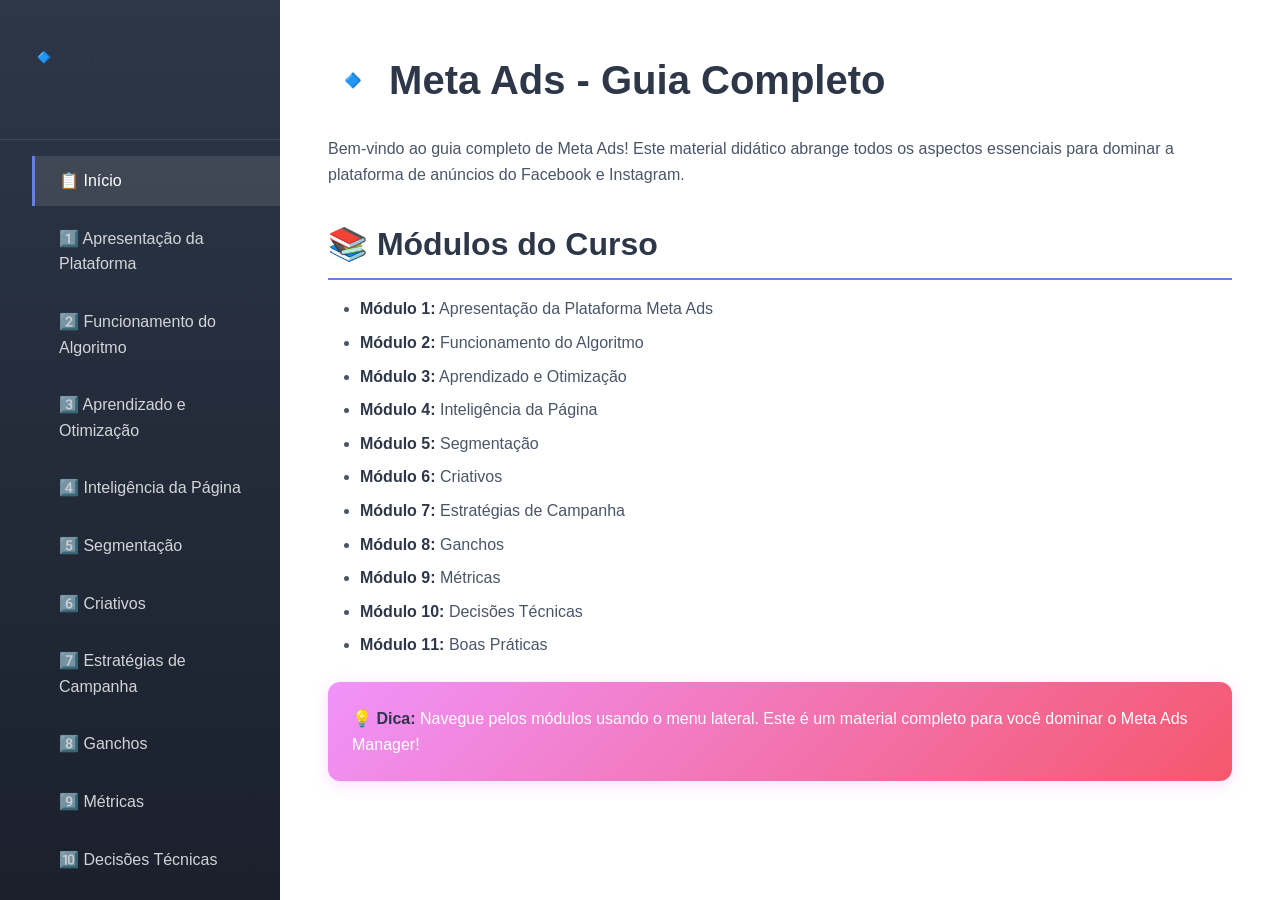
<file: index.html>
<!DOCTYPE html>
<html lang="pt-BR">
<head>
    <meta charset="UTF-8">
    <meta name="viewport" content="width=device-width, initial-scale=1.0">
    <title>Meta Ads - Guia Completo</title>
    <style>
        * {
            margin: 0;
            padding: 0;
            box-sizing: border-box;
        }

        body {
            font-family: -apple-system, BlinkMacSystemFont, 'Segoe UI', Roboto, Oxygen, Ubuntu, Cantarell, sans-serif;
            line-height: 1.6;
            color: #1a1a1a;
            background: linear-gradient(135deg, #667eea 0%, #764ba2 100%);
            min-height: 100vh;
        }

        .container {
            display: flex;
            max-width: 1400px;
            margin: 0 auto;
            min-height: 100vh;
            background: white;
            box-shadow: 0 20px 60px rgba(0,0,0,0.3);
        }

        /* Sidebar */
        .sidebar {
            width: 280px;
            background: linear-gradient(180deg, #2d3748 0%, #1a202c 100%);
            color: white;
            padding: 2rem 0;
            position: sticky;
            top: 0;
            height: 100vh;
            overflow-y: auto;
        }

        .sidebar::-webkit-scrollbar {
            width: 6px;
        }

        .sidebar::-webkit-scrollbar-track {
            background: rgba(255,255,255,0.1);
        }

        .sidebar::-webkit-scrollbar-thumb {
            background: rgba(255,255,255,0.3);
            border-radius: 3px;
        }

        .logo {
            padding: 0 1.5rem 2rem;
            border-bottom: 1px solid rgba(255,255,255,0.1);
            margin-bottom: 1rem;
        }

        .logo h1 {
            font-size: 1.5rem;
            display: flex;
            align-items: center;
            gap: 0.5rem;
        }

        .logo span {
            font-size: 2rem;
        }

        .nav-menu {
            list-style: none;
        }

        .nav-menu li a {
            display: block;
            padding: 0.75rem 1.5rem;
            color: rgba(255,255,255,0.8);
            text-decoration: none;
            transition: all 0.3s;
            border-left: 3px solid transparent;
        }

        .nav-menu li a:hover,
        .nav-menu li a.active {
            background: rgba(255,255,255,0.1);
            color: white;
            border-left-color: #667eea;
        }

        /* Content */
        .content {
            flex: 1;
            padding: 3rem;
            overflow-y: auto;
        }

        .section {
            display: none;
            animation: fadeIn 0.5s;
        }

        .section.active {
            display: block;
        }

        @keyframes fadeIn {
            from { opacity: 0; transform: translateY(20px); }
            to { opacity: 1; transform: translateY(0); }
        }

        h1 {
            font-size: 2.5rem;
            margin-bottom: 1.5rem;
            color: #2d3748;
            display: flex;
            align-items: center;
            gap: 0.5rem;
        }

        h2 {
            font-size: 2rem;
            margin-top: 2rem;
            margin-bottom: 1rem;
            color: #2d3748;
            padding-bottom: 0.5rem;
            border-bottom: 2px solid #667eea;
        }

        h3 {
            font-size: 1.5rem;
            margin-top: 1.5rem;
            margin-bottom: 0.75rem;
            color: #4a5568;
        }

        p {
            margin-bottom: 1rem;
            color: #4a5568;
        }

        ul, ol {
            margin-left: 2rem;
            margin-bottom: 1rem;
        }

        li {
            margin-bottom: 0.5rem;
            color: #4a5568;
        }

        .callout {
            background: linear-gradient(135deg, #f093fb 0%, #f5576c 100%);
            color: white;
            padding: 1.5rem;
            border-radius: 12px;
            margin: 1.5rem 0;
            box-shadow: 0 4px 15px rgba(240, 147, 251, 0.3);
        }

        .callout p {
            color: white;
            margin: 0;
        }

        hr {
            border: none;
            border-top: 1px solid #e2e8f0;
            margin: 2rem 0;
        }

        table {
            width: 100%;
            border-collapse: collapse;
            margin: 1.5rem 0;
            box-shadow: 0 2px 10px rgba(0,0,0,0.1);
        }

        th, td {
            padding: 1rem;
            text-align: left;
            border-bottom: 1px solid #e2e8f0;
        }

        th {
            background: #667eea;
            color: white;
            font-weight: 600;
        }

        tr:hover {
            background: #f7fafc;
        }

        strong {
            color: #2d3748;
        }

        blockquote {
            border-left: 4px solid #667eea;
            padding-left: 1rem;
            margin: 1.5rem 0;
            font-style: italic;
            color: #4a5568;
        }

        @media (max-width: 768px) {
            .container {
                flex-direction: column;
            }

            .sidebar {
                width: 100%;
                height: auto;
                position: relative;
            }

            .content {
                padding: 1.5rem;
            }

            h1 {
                font-size: 1.8rem;
            }
        }
    </style>
</head>
<body>
    <div class="container">
        <nav class="sidebar">
            <div class="logo">
                <h1><span>🔹</span>Meta Ads</h1>
            </div>
            <ul class="nav-menu">
                <li><a href="#home" class="active">📋 Início</a></li>
                <li><a href="#modulo1">1️⃣ Apresentação da Plataforma</a></li>
                <li><a href="#modulo2">2️⃣ Funcionamento do Algoritmo</a></li>
                <li><a href="#modulo3">3️⃣ Aprendizado e Otimização</a></li>
                <li><a href="#modulo4">4️⃣ Inteligência da Página</a></li>
                <li><a href="#modulo5">5️⃣ Segmentação</a></li>
                <li><a href="#modulo6">6️⃣ Criativos</a></li>
                <li><a href="#modulo7">7️⃣ Estratégias de Campanha</a></li>
                <li><a href="#modulo8">8️⃣ Ganchos</a></li>
                <li><a href="#modulo9">9️⃣ Métricas</a></li>
                <li><a href="#modulo10">🔟 Decisões Técnicas</a></li>
                <li><a href="#modulo11">✅ Boas Práticas</a></li>
            </ul>
        </nav>

        <main class="content">
            <!-- HOME -->
            <section id="home" class="section active">
                <h1>🔹 Meta Ads - Guia Completo</h1>
                <p>Bem-vindo ao guia completo de Meta Ads! Este material didático abrange todos os aspectos essenciais para dominar a plataforma de anúncios do Facebook e Instagram.</p>
                
                <h2>📚 Módulos do Curso</h2>
                <ul>
                    <li><strong>Módulo 1:</strong> Apresentação da Plataforma Meta Ads</li>
                    <li><strong>Módulo 2:</strong> Funcionamento do Algoritmo</li>
                    <li><strong>Módulo 3:</strong> Aprendizado e Otimização</li>
                    <li><strong>Módulo 4:</strong> Inteligência da Página</li>
                    <li><strong>Módulo 5:</strong> Segmentação</li>
                    <li><strong>Módulo 6:</strong> Criativos</li>
                    <li><strong>Módulo 7:</strong> Estratégias de Campanha</li>
                    <li><strong>Módulo 8:</strong> Ganchos</li>
                    <li><strong>Módulo 9:</strong> Métricas</li>
                    <li><strong>Módulo 10:</strong> Decisões Técnicas</li>
                    <li><strong>Módulo 11:</strong> Boas Práticas</li>
                </ul>

                <div class="callout">
                    <p><strong>💡 Dica:</strong> Navegue pelos módulos usando o menu lateral. Este é um material completo para você dominar o Meta Ads Manager!</p>
                </div>
            </section>

            <!-- MÓDULO 1 -->
            <section id="modulo1" class="section">
                <h1>🔹 1. Apresentação da Plataforma Meta Ads</h1>

                <h3>1. O que é</h3>
                <p>O Meta Ads Manager é o centro de controle de todos os anúncios do Facebook, Instagram, Messenger e Audience Network. É nele que você define objetivos, cria campanhas, controla orçamentos, segmenta públicos, analisa resultados e otimiza performance.</p>

                <hr>

                <h3>2. A estrutura hierárquica (3 níveis)</h3>
                <p>A Meta Ads opera em três camadas, cada uma com função estratégica.</p>

                <h3>2.1. Campanha</h3>
                <ul>
                    <li>Define o objetivo principal, como tráfego, engajamento, conversão, leads ou vendas.</li>
                    <li>O algoritmo usa esse objetivo para encontrar o público mais propenso a realizar a ação desejada.</li>
                    <li><strong>Erro comum:</strong> escolher objetivo errado.
                        <ul>
                            <li>Se quer vendas, não use Engajamento.</li>
                            <li>Se quer tráfego, não use Conversão.</li>
                            <li>O aprendizado se guia pelo evento configurado no nível da campanha.</li>
                        </ul>
                    </li>
                </ul>

                <h3>2.2. Conjunto de anúncios</h3>
                <ul>
                    <li>Define quem verá o anúncio, onde e com que verba.</li>
                    <li>Configurações principais:
                        <ul>
                            <li><strong>Público:</strong> segmentação fria, personalizada ou lookalike.</li>
                            <li><strong>Posicionamento:</strong> automático (recomendado) ou manual.</li>
                            <li><strong>Otimização e entrega:</strong> escolha do evento (ex: cliques, visualizações, conversões).</li>
                            <li><strong>Orçamento:</strong> diário ou vitalício (ABO) ou controlado pela campanha (CBO).</li>
                        </ul>
                    </li>
                    <li><strong>Regra de ouro:</strong> o conjunto é onde você diz para quem e como o algoritmo deve entregar.</li>
                </ul>

                <h3>2.3. Anúncio</h3>
                <ul>
                    <li>É o que o usuário realmente vê.</li>
                    <li>Contém:
                        <ul>
                            <li>Criativo (imagem, vídeo, carrossel, Reels etc.)</li>
                            <li>Texto principal</li>
                            <li>Título e botão de chamada (CTA)</li>
                            <li>URL de destino (site, WhatsApp, Instagram, etc.)</li>
                        </ul>
                    </li>
                    <li>Aqui é onde se vence ou perde o jogo da atenção.</li>
                </ul>

                <hr>

                <h3>3. Tipos de objetivos (2025 — formato atual Meta)</h3>
                <p>A Meta reorganizou os objetivos em seis blocos unificados. Cada um treina o algoritmo para comportamentos diferentes:</p>

                <ol>
                    <li><strong>Reconhecimento (Awareness):</strong> gerar lembrança e alcance.</li>
                    <li><strong>Tráfego (Traffic):</strong> levar pessoas a um site, app ou chat.</li>
                    <li><strong>Engajamento (Engagement):</strong> gerar curtidas, comentários, seguidores, mensagens, etc.</li>
                    <li><strong>Leads:</strong> captar cadastros ou conversas qualificadas.</li>
                    <li><strong>Vendas (Sales):</strong> gerar conversões, compras ou ações no site.</li>
                    <li><strong>App Promotion:</strong> promover instalações e engajamento no aplicativo.</li>
                </ol>

                <div class="callout">
                    <p><strong>O objetivo define o tipo de sinal que o algoritmo vai perseguir.</strong> Escolher errado é como treinar um atleta de natação para correr maratona.</p>
                </div>

                <hr>

                <h3>4. Leilão da Meta (como o sistema decide quem aparece)</h3>
                <p>Todo anúncio entra em um leilão instantâneo. Cada vez que um usuário abre o app, o sistema decide qual anúncio exibir com base em três fatores:</p>

                <hr>

                <h3>6. Exemplo prático</h3>
                <p>Suponha que você quer aumentar seguidores e comentários no Instagram. Seu caminho correto seria:</p>

                <ol>
                    <li><strong>Campanha:</strong> objetivo Engajamento.</li>
                    <li><strong>Conjunto:</strong> público amplo (ex: Brasil, 18–44 anos, posicionamento automático).</li>
                    <li><strong>Anúncio:</strong> vídeo curto (Reels) com chamada envolvente e CTA para seguir o perfil.</li>
                </ol>

                <p>Assim o sistema aprende quem mais tende a interagir com seu conteúdo, otimizando custo e entrega.</p>
            </section>

            <!-- MÓDULO 2 -->
            <section id="modulo2" class="section">
                <h1>🔹 2. Funcionamento do Algoritmo</h1>

                <h3>1. O papel do algoritmo</h3>
                <p>O algoritmo da Meta é um sistema de aprendizado de máquina que busca mostrar cada anúncio para as pessoas com maior probabilidade de realizar a ação desejada — curtir, comentar, compartilhar, salvar ou seguir.</p>
                <p>Ele analisa padrões de comportamento e ajusta a entrega com base em milhares de sinais de usuário (tempo de tela, interações, tipo de conteúdo preferido etc.).</p>

                <hr>

                <h3>2. Como o sistema aprende</h3>
                <p>O processo acontece em três camadas de aprendizado:</p>

                <ol>
                    <li><strong>Usuário:</strong> o algoritmo entende quem interage com o tipo de conteúdo.<br>Exemplo: pessoas que comentam vídeos sobre marketing.</li>
                    <li><strong>Anúncio:</strong> identifica quais criativos geram mais engajamento (vídeo curto, humor, bastidor etc.).</li>
                    <li><strong>Conta:</strong> aprende como o anunciante se comporta — frequência de alterações, consistência, volume de investimento.</li>
                </ol>

                <div class="callout">
                    <p>Quanto mais consistente e previsível for a sua conta, mais eficiente o aprendizado.</p>
                </div>

                <hr>

                <h3>3. O ciclo de aprendizado</h3>
                <p>Cada novo conjunto ou alteração grande reinicia o aprendizado. Durante esse período (Learning Phase), o sistema precisa de volume — cerca de 50 interações por semana — para entender quem engaja com o seu conteúdo.</p>

                <p><strong>Alterações que reiniciam o aprendizado:</strong></p>
                <ul>
                    <li>Mudar orçamento em mais de 30%</li>
                    <li>Trocar criativo</li>
                    <li>Alterar segmentação</li>
                    <li>Mudar o evento de otimização</li>
                </ul>

                <div class="callout">
                    <p>Durante a fase de aprendizado, o custo por resultado é mais instável. Deixe o algoritmo "respirar" — evite mexer demais.</p>
                </div>

                <hr>

                <h3>4. O que o algoritmo valoriza em campanhas de engajamento</h3>
                <ol>
                    <li><strong>Taxa de interação real (engajamento por alcance):</strong> mede se o público responde com ações autênticas.</li>
                    <li><strong>Tempo de visualização (em vídeos):</strong> quanto mais tempo o público assiste, melhor o sinal.</li>
                    <li><strong>Feedback do usuário:</strong> ocultar anúncios, denúncias ou comentários negativos reduzem entrega.</li>
                    <li><strong>Qualidade da conta:</strong> páginas ativas e com bom histórico orgânico pagam menos.</li>
                </ol>

                <hr>

                <h3>5. A lógica interna da entrega</h3>
                <p>Pense assim:</p>
                <ul>
                    <li>A Meta testa seu anúncio com uma amostra pequena.</li>
                    <li>Observa quem interage.</li>
                    <li>Cria perfis comportamentais dessas pessoas.</li>
                    <li>Amplia a entrega para usuários parecidos.</li>
                </ul>

                <div class="callout">
                    <p>O criativo e o público inicial "ensinam" ao algoritmo quem você quer atingir.</p>
                </div>

                <hr>

                <h3>6. Engajamento x Conversão</h3>
                <p>O algoritmo é orientado pelo objetivo. Se o objetivo é <strong>engajamento</strong>, ele buscará quem tem o hábito de engajar, não necessariamente comprar.</p>

                <ul>
                    <li>Campanhas de engajamento geram visibilidade, autoridade e prova social.</li>
                    <li>Não devem ser usadas para medir intenção de compra.</li>
                </ul>

                <blockquote>
                    Use engajamento como aquecimento, não como fim.
                </blockquote>

                <hr>

                <h3>7. O que otimiza o aprendizado</h3>
                <ul>
                    <li>Publicar conteúdos nativos, que pareçam orgânicos.</li>
                    <li>Manter frequência constante de anúncios ativos.</li>
                    <li>Evitar pausas longas — pausas resfriam o aprendizado.</li>
                    <li>Criar variações de criativos (mudando só um elemento de cada vez).</li>
                    <li>Usar públicos amplos: o algoritmo precisa liberdade para testar perfis.</li>
                </ul>

                <hr>

                <h3>8. Erros comuns</h3>
                <table>
                    <thead>
                        <tr>
                            <th>Erro</th>
                            <th>Consequência</th>
                        </tr>
                    </thead>
                    <tbody>
                        <tr>
                            <td>Trocar criativos todo dia</td>
                            <td>O algoritmo nunca aprende</td>
                        </tr>
                        <tr>
                            <td>Público muito restrito</td>
                            <td>Falta de volume e entrega cara</td>
                        </tr>
                        <tr>
                            <td>Orçamento pequeno demais</td>
                            <td>Falta de dados e aprendizado lento</td>
                        </tr>
                        <tr>
                            <td>Objetivo errado (ex: tráfego)</td>
                            <td>Engajamento falso e desqualificado</td>
                        </tr>
                        <tr>
                            <td>Pausar e religar toda hora</td>
                            <td>Perda total de consistência</td>
                        </tr>
                    </tbody>
                </table>
            </section>

            <!-- MÓDULOS 3-11 (PLACEHOLDERS) -->
            <section id="modulo3" class="section">
                <h1>🔹 3. Aprendizado e Otimização</h1>
                <p><em>Conteúdo será adicionado em breve...</em></p>
            </section>

            <section id="modulo4" class="section">
                <h1>🔹 4. Inteligência da Página</h1>
                <p><em>Conteúdo será adicionado em breve...</em></p>
            </section>

            <section id="modulo5" class="section">
                <h1>🔹 5. Segmentação</h1>
                <p><em>Conteúdo será adicionado em breve...</em></p>
            </section>

            <section id="modulo6" class="section">
                <h1>🔹 6. Criativos</h1>
                <p><em>Conteúdo será adicionado em breve...</em></p>
            </section>

            <section id="modulo7" class="section">
                <h1>🔹 7. Estratégias de Campanha</h1>
                <p><em>Conteúdo será adicionado em breve...</em></p>
            </section>

            <section id="modulo8" class="section">
                <h1>🔹 8. Ganchos</h1>
                <p><em>Conteúdo será adicionado em breve...</em></p>
            </section>

            <section id="modulo9" class="section">
                <h1>🔹 9. Métricas</h1>
                <p><em>Conteúdo será adicionado em breve...</em></p>
            </section>

            <section id="modulo10" class="section">
                <h1>🔹 10. Decisões Técnicas</h1>
                <p><em>Conteúdo será adicionado em breve...</em></p>
            </section>

            <section id="modulo11" class="section">
                <h1>🔹 11. Boas Práticas</h1>
                <p><em>Conteúdo será adicionado em breve...</em></p>
            </section>
        </main>
    </div>

    <script>
        // Navegação
        const links = document.querySelectorAll('.nav-menu a');
        const sections = document.querySelectorAll('.section');

        links.forEach(link => {
            link.addEventListener('click', (e) => {
                e.preventDefault();
                
                // Remove active de todos
                links.forEach(l => l.classList.remove('active'));
                sections.forEach(s => s.classList.remove('active'));
                
                // Adiciona active no clicado
                link.classList.add('active');
                const targetId = link.getAttribute('href').substring(1);
                document.getElementById(targetId).classList.add('active');
                
                // Scroll suave para o topo
                window.scrollTo({ top: 0, behavior: 'smooth' });
            });
        });
    </script>
</body>
</html>
</file>
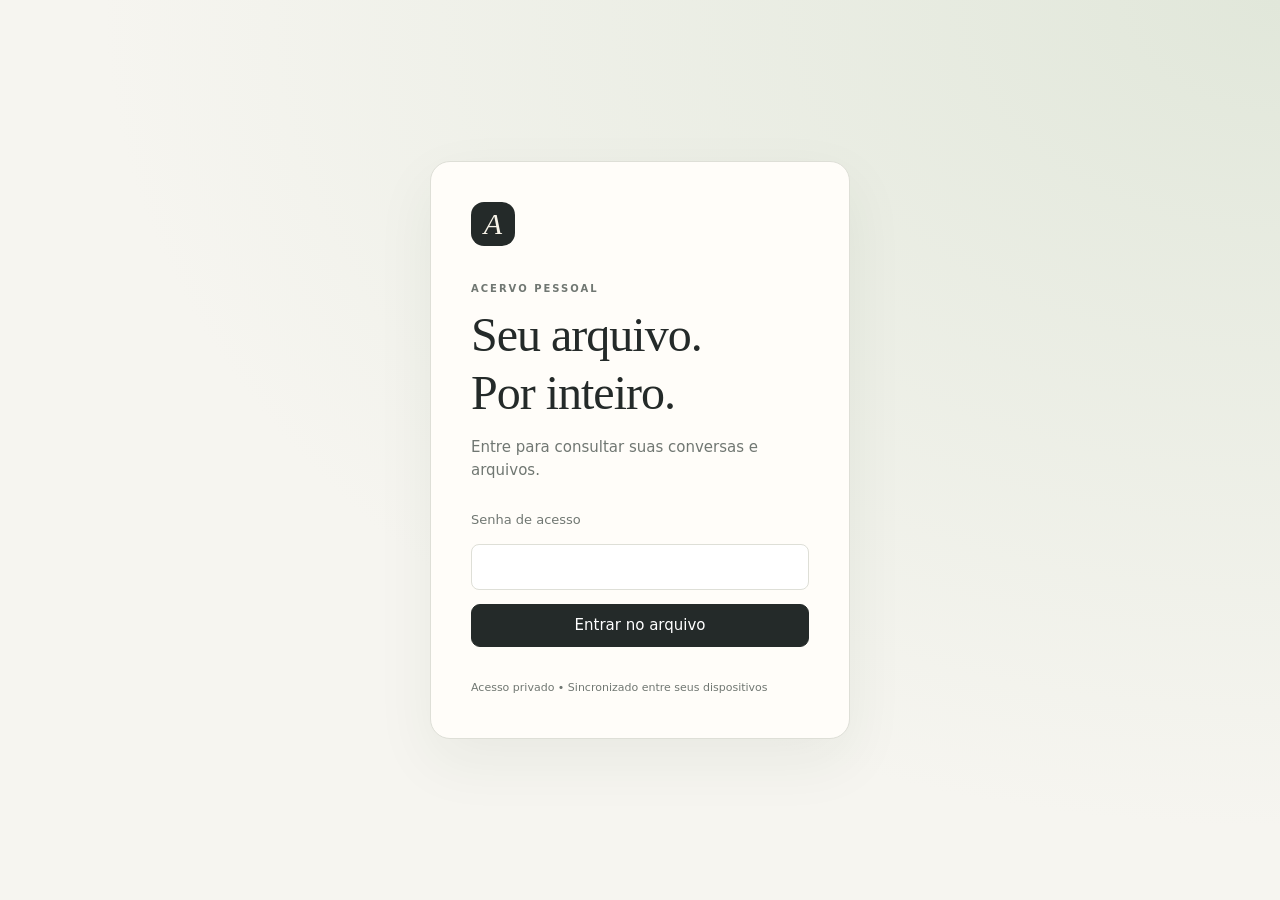
<file: arquivo-conversas/app/index.html>
<!doctype html><html lang="pt-BR"><head><meta charset="utf-8"><meta name="viewport" content="width=device-width,initial-scale=1,viewport-fit=cover"><meta name="theme-color" content="#242a29"><meta name="referrer" content="no-referrer"><title>Arquivo • Adriele Almeida</title><link rel="stylesheet" href="style.css"></head><body>
<section id="auth" class="auth"><div class="auth-card"><div class="brand-mark">A</div><p class="eyebrow">ACERVO PESSOAL</p><h1>Seu arquivo.<br>Por inteiro.</h1><p id="auth-description">Entre para consultar suas conversas e arquivos.</p><form id="login-form"><label for="password">Senha de acesso</label><input id="password" type="password" minlength="12" maxlength="200" autocomplete="current-password" required><button class="primary" id="login-button">Entrar no arquivo</button></form><button id="auth-mode" hidden>Já tenho senha</button><p id="auth-error" role="alert"></p><small>Acesso privado • Sincronizado entre seus dispositivos</small></div></section>
<div id="app" hidden><header><button id="menu" class="icon-btn" aria-label="Abrir menu">☰</button><div class="brand"><span class="brand-mark">A</span><div>Arquivo<small>ADRIELE ALMEIDA</small></div></div><span id="sync" role="status">Sincronizando…</span><button id="logout">Sair</button></header><div class="layout"><aside id="sidebar"><p class="eyebrow">BIBLIOTECA</p><button class="nav active" data-view="all">Todas as conversas <span id="total">0</span></button><button class="nav" data-view="favorites">☆ Favoritos</button><button class="nav" data-view="files">▤ Arquivos originais</button><div class="rule"></div><label for="folder-filter">Coleção</label><select id="folder-filter"><option value="">Todas as coleções</option></select><div class="aside-bottom">Originais preservados<br><small>Conteúdo integral e ramificações disponíveis.</small></div></aside><main><section id="library"><div class="page-title"><div><p class="eyebrow">SEU HISTÓRICO, ACESSÍVEL</p><h1 id="view-title">Todas as conversas</h1><p id="summary">Carregando acervo…</p></div><button id="export-selection">Exportar seleção <span id="selection-count">0</span></button></div><div class="filters"><label class="search"><span>⌕</span><input id="search" placeholder="Pesquisar em todo o conteúdo…" aria-label="Pesquisar conteúdo"></label><button id="toggle-filters">Filtros</button><select id="sort" aria-label="Ordenação"><option value="newest">Mais recentes</option><option value="oldest">Mais antigas</option></select></div><div id="advanced" hidden><label>Arquivo<select id="file-filter"><option value="">Todos os arquivos</option></select></label><label>Participante<select id="role-filter"><option value="">Todos</option><option value="user">Usuária</option><option value="assistant">Assistente</option><option value="tool">Ferramenta</option><option value="system">Sistema</option></select></label><label>De<input type="date" id="start"></label><label>Até<input type="date" id="end"></label><button id="clear-filters">Limpar</button></div><div class="list-head"><label><input id="select-page" type="checkbox"> Selecionar página</label><span id="results-count"></span></div><div id="results" aria-live="polite"></div><div id="pagination"><button id="prev">← Anterior</button><span id="page-label"></span><button id="next">Próxima →</button></div></section><section id="files-view" hidden><p class="eyebrow">PRESERVAÇÃO INTEGRAL</p><h1>Arquivos originais</h1><p>Baixe os JSON exatamente como foram enviados. Cada arquivo possui verificação SHA-256.</p><div id="files-list"></div></section><section id="reader" hidden><div class="reader-toolbar"><button id="back">← Biblioteca</button><div><button id="favorite">☆ Favoritar</button><button id="download-txt">TXT</button><button id="download-json">JSON</button><button id="download-pdf" class="primary">PDF</button></div></div><div class="reader-heading"><p class="eyebrow" id="record-file"></p><h1 id="record-title"></h1><p id="record-meta"></p><label>Coleção <input id="record-folder" placeholder="Ex.: Iron Supply" maxlength="120"></label></div><div class="tabs"><button data-tab="conversation" class="active">Leitura completa</button><button data-tab="raw">Todos os dados</button></div><p id="branch-info" class="notice"></p><div id="messages"></div><pre id="raw" hidden></pre><button id="more-messages" hidden>Carregar próximas mensagens</button></section></main></div></div>
<dialog id="export-dialog"><h2>Exportar seleção</h2><p id="export-description"></p><div class="dialog-actions"><button id="selection-txt">TXT completo</button><button id="selection-json">JSON completo</button><button id="selection-pdf" class="primary">PDF</button></div><p>O PDF abre a impressão do navegador. Escolha “Salvar como PDF”. As exportações incluem o conteúdo integral de cada registro.</p><button id="close-dialog">Fechar</button></dialog><div id="toast" role="status" hidden></div><script type="module" src="app.js"></script></body></html>
</file>
<file: arquivo-conversas/app/style.css>
:root{--ink:#242a29;--muted:#707772;--paper:#f6f5f0;--line:#dedfd7;--accent:#536757;--soft:#e9eee7}*{box-sizing:border-box}body{margin:0;background:var(--paper);color:var(--ink);font:15px/1.55 system-ui,-apple-system,BlinkMacSystemFont,'Segoe UI',sans-serif}button,input,select{font:inherit}button{cursor:pointer;background:white;border:1px solid var(--line);border-radius:9px;padding:9px 15px;color:var(--ink)}button:hover{border-color:var(--accent);background:var(--soft)}button:disabled{opacity:.4;cursor:default}button:focus-visible,input:focus-visible,select:focus-visible{outline:3px solid #96b09b;outline-offset:2px}input,select{border:1px solid var(--line);border-radius:8px;background:white;padding:10px;color:var(--ink);min-width:0;max-width:100%}label{font-size:13px;color:var(--muted)}label input,label select{display:block;margin-top:5px;width:100%}label input[type=checkbox]{display:inline;width:auto}h1,h2{font-family:Georgia,serif;line-height:1.2;font-weight:400}h1{font-size:40px;margin:9px 0 14px;letter-spacing:-1px}p{margin-top:0}.eyebrow{font-size:10px;font-weight:700;letter-spacing:2px;color:var(--accent);margin:0 0 10px}.primary{background:var(--ink);color:white;border-color:var(--ink)}.primary:hover{background:#3c4e40;color:white}.brand-mark{font:italic 30px Georgia;background:var(--ink);color:#f7f3e8;display:inline-grid;place-items:center;width:44px;height:44px;border-radius:13px}.auth{min-height:100dvh;display:grid;place-items:center;padding:26px;background:radial-gradient(ellipse at top right,#e1e7da,transparent 65%)}.auth-card{width:420px;max-width:100%;background:#fffdf9;padding:40px;border:1px solid var(--line);border-radius:20px;box-shadow:0 22px 60px #263c2410}.auth .brand-mark{margin-bottom:35px}.auth h1{font-size:48px}.auth p{color:var(--muted)}.auth form{display:grid;gap:14px;margin:28px 0}.auth small{font-size:11px;color:var(--muted)}#auth-error{font-size:13px;color:#b04135}header{height:82px;border-bottom:1px solid var(--line);display:flex;align-items:center;gap:22px;padding:0 30px;background:#fffdf9;position:sticky;top:0;z-index:5}.brand{display:flex;align-items:center;gap:12px;font:25px Georgia;flex:1}.brand small{display:block;font:9px system-ui;letter-spacing:2px;margin-top:5px}#sync{font-size:11px;color:var(--accent)}.layout{display:grid;grid-template-columns:240px minmax(0,1fr);min-height:calc(100dvh - 82px)}aside{padding:36px 20px;background:#eeefe9;border-right:1px solid var(--line);display:flex;flex-direction:column;gap:9px;position:sticky;top:82px;height:calc(100dvh - 82px)}.nav{border:0;background:transparent;text-align:left;font-size:13px;padding:13px 12px}.nav span{float:right;font-size:11px;border-radius:20px;padding:1px 8px;background:white}.nav.active{background:var(--ink);color:white}.nav.active span{color:var(--ink)}.rule{border-top:1px solid var(--line);margin:18px 0}.aside-bottom{margin-top:auto;font-size:12px;color:var(--accent)}.aside-bottom small{color:var(--muted);font-size:11px}main{padding:42px 44px;min-width:0;max-width:1600px;width:100%;margin:auto}.page-title{display:flex;justify-content:space-between;gap:15px;align-items:center;margin-bottom:28px}.page-title p:last-child{color:var(--muted);font-size:13px}#selection-count{padding:2px 6px;background:var(--soft);border-radius:6px;font-size:12px}.filters{display:flex;gap:10px}.search{display:flex;align-items:center;flex:1;background:white;border:1px solid var(--line);border-radius:9px;padding-left:15px}.search span{font-size:25px}.search input{border:0;width:100%;background:transparent;margin:0;padding:12px}#advanced{padding:20px 0;display:flex;gap:12px;flex-wrap:wrap;align-items:end}#advanced[hidden]{display:none}#advanced label{flex:1;min-width:130px}.list-head{display:flex;justify-content:space-between;align-items:center;padding:23px 0 12px;font-size:12px;color:var(--muted)}.card{display:grid;grid-template-columns:24px minmax(0,1fr) 40px;gap:14px;background:#fffdf9;border:1px solid var(--line);border-radius:12px;padding:19px 20px;margin:10px 0;align-items:start}.card:hover{border-color:#a1afa1}.card input{margin-top:8px}.card-open{padding:0;background:none;border:0;text-align:left;width:100%}.card-open:hover{background:none;border:0}.card h2{font-family:inherit;font-size:15px;font-weight:550;line-height:1.5;margin:0 0 7px;overflow-wrap:anywhere}.card .meta{font-size:11px;color:var(--muted)}.star{padding:2px;background:none;border:0;font-size:24px;color:#8e7b43}.badge{display:inline-block;background:var(--soft);border-radius:4px;font-size:10px;padding:1px 5px;margin-top:7px}.empty{padding:50px;text-align:center;color:var(--muted)}#pagination{display:flex;justify-content:space-between;align-items:center;margin:28px 0;font-size:12px}.file-card{border-bottom:1px solid var(--line);padding:22px 0;display:flex;align-items:center;justify-content:space-between;gap:20px}.file-card strong{overflow-wrap:anywhere}.file-card small{display:block;color:var(--muted);font-size:11px}.hash{font-family:monospace;word-break:break-all;margin-top:7px}.reader-toolbar{display:flex;justify-content:space-between;gap:10px;position:sticky;top:82px;background:var(--paper);z-index:3;padding:10px 0 20px}.reader-toolbar>div{display:flex;gap:5px;flex-wrap:wrap}.reader-heading{padding:28px 0;max-width:1000px}.reader-heading h1{overflow-wrap:anywhere}.reader-heading p{font-size:12px;color:var(--muted)}.reader-heading label{display:flex;align-items:center;gap:12px}.reader-heading input{width:240px}.tabs{display:flex;gap:10px;border-bottom:1px solid var(--line);padding-bottom:12px}.tabs .active{background:var(--soft)}.notice{font-size:12px;color:var(--muted);padding:15px 0}.message{padding:26px;margin:18px 0;border:1px solid var(--line);border-radius:12px;background:white;scroll-margin-top:190px}.message[data-role=user]{background:#eaf0e6}.message-head{font-size:10px;letter-spacing:1px;text-transform:uppercase;color:var(--accent);margin-bottom:16px;display:flex;justify-content:space-between;gap:10px}.message-body{white-space:pre-wrap;overflow-wrap:anywhere;line-height:1.75}.message details{font-size:12px;margin-top:20px;color:var(--muted)}pre{white-space:pre-wrap;overflow-wrap:anywhere;font:12px/1.7 ui-monospace,monospace;background:#fffdf9;padding:22px;border-radius:10px;border:1px solid var(--line)}.message pre{max-height:420px;overflow:auto}#menu{display:none}dialog{max-width:580px;width:calc(100% - 30px);border:1px solid var(--line);border-radius:16px;padding:30px}dialog::backdrop{background:#121e16aa}dialog p{color:var(--muted);font-size:13px}.dialog-actions{display:flex;gap:8px;flex-wrap:wrap;margin:20px 0}#toast{position:fixed;bottom:25px;left:50%;transform:translateX(-50%);background:var(--ink);color:white;border-radius:10px;padding:12px 20px;z-index:100;max-width:90%;font-size:13px}#more-messages{width:100%;margin:20px 0}[hidden]{display:none!important}@media(min-width:1500px){main{padding:50px 70px}}@media(max-width:1000px){main{padding:28px 24px}.layout{grid-template-columns:200px minmax(0,1fr)}h1{font-size:32px}.page-title{align-items:start}.page-title>button{font-size:12px}}@media(max-width:700px){header{height:70px;padding:0 15px;gap:12px}.brand{font-size:22px}.brand-mark{width:35px;height:35px;font-size:25px}.brand small{font-size:8px}#sync{max-width:95px;font-size:10px}header #logout{font-size:11px;padding:7px}#menu{display:block;padding:4px;border:0;background:none;font-size:20px}.layout{display:block}aside{display:none;position:fixed;z-index:10;top:70px;width:260px;height:calc(100dvh - 70px);box-shadow:10px 0 30px #0002}aside.open{display:flex}main{padding:26px 15px}.page-title{display:block;margin-bottom:22px}.page-title>button{margin-top:7px}.filters{flex-wrap:wrap;gap:8px}.search{flex-basis:100%}.filters>select{flex:1}.card{padding:16px 12px;gap:9px;grid-template-columns:20px minmax(0,1fr) 28px}.card h2{font-size:14px}.card .meta{font-size:10px}.reader-toolbar{top:70px;display:block;padding:10px 0}.reader-toolbar>div{margin-top:10px}.reader-toolbar button{font-size:12px;padding:7px 10px}.reader-heading{padding:18px 0}.reader-heading h1{font-size:29px}.message{padding:18px 14px;margin:14px 0;font-size:14px}.file-card{align-items:start;flex-direction:column;gap:12px}.auth-card{padding:30px}.auth h1{font-size:42px}.message-head{flex-wrap:wrap}.empty{padding:35px 10px}}
</file>
